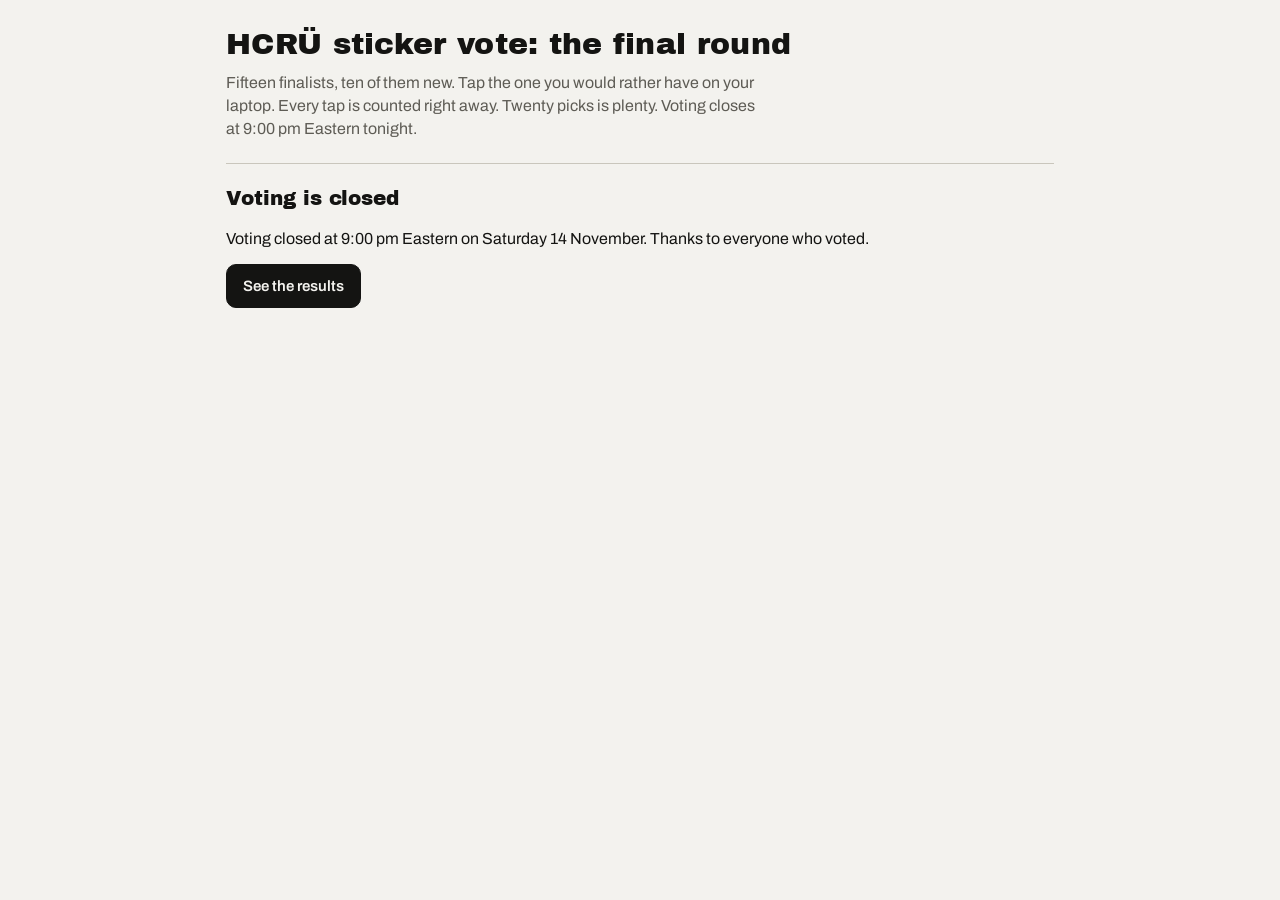
<file: index.html>
<!DOCTYPE html>
<html lang="en">
<head>
<meta charset="utf-8">
<meta name="viewport" content="width=device-width, initial-scale=1">
<meta name="robots" content="noindex">
<title>HCRÜ Sticker Vote</title>
<meta property="og:title" content="HCRÜ sticker vote: the final round">
<meta property="og:description" content="Pick between two stickers at a time. Twenty taps.">
<meta property="og:type" content="website">
<meta property="og:url" content="https://natefineman.github.io/hcru-vote/">
<meta property="og:image" content="https://natefineman.github.io/hcru-vote/og.png">
<meta property="og:image:width" content="1200">
<meta property="og:image:height" content="630">
<meta name="twitter:card" content="summary_large_image">
<link rel="preconnect" href="https://fonts.googleapis.com">
<link rel="stylesheet" href="https://fonts.googleapis.com/css2?family=Archivo:wght@400;600&family=Archivo+Black&display=swap">
<link rel="stylesheet" href="style.css">
</head>
<body>
<main>
  <header class="stack-s">
    <h1>HCRÜ sticker vote: the final round</h1>
    <p class="lede">Fifteen finalists, ten of them new. Tap the one you would rather have on your laptop. Every tap is counted right away. Twenty picks is plenty. Voting closes at 9:00 pm Eastern tonight.</p>
  </header>

  <section id="voting" aria-label="Pick one" class="stack-m">
    <div class="pair">
      <button class="pick" id="left" type="button" aria-label="Pick the first sticker"><img id="leftImg" alt="First sticker option" width="880" height="340"></button>
      <button class="pick" id="right" type="button" aria-label="Pick the second sticker"><img id="rightImg" alt="Second sticker option" width="880" height="340"></button>
    </div>
    <div class="row">
      <span class="status" id="status" role="status">0 picks counted</span>
      <span class="btns"><button class="btn" id="skip" type="button">Skip this pair</button></span>
    </div>
  </section>

  <section id="closed" class="panel" hidden>
    <h2>Voting is closed</h2>
    <p>Voting closed at 9:00 pm Eastern on Saturday 14 November. Thanks to everyone who voted.</p>
    <p><a class="btn solid" href="results.html" style="display:inline-flex;align-items:center;text-decoration:none">See the results</a></p>
  </section>

  <section id="finished" class="panel" hidden>
    <h2>You have seen every pair</h2>
    <p>That is all of them. Thanks for voting.</p>
  </section>
</main>

<script>
(function(){
  var N=15, L='abcdefghijklmno', MAXV=105, GOAL=20;
  var LS='hcru-final-votes', LSID='hcru-voter', LSQ='hcru-final-queue';
  var ENDPOINT='https://docs.google.com/forms/d/e/1FAIpQLSdTnBgprXWNUp-s9Yi7QIIKC1S9fPhsV7ejbYg88wh_Ab8Tkg/formResponse', FIELD='entry.181190500';
  var $=function(id){return document.getElementById(id)};
  var src=function(i){return 'final/f'+(i+1)+'.png'};
  /* Voting closes at 9:00 pm Eastern on 14 Nov 2026, which is 02:00 UTC on the 15th. */
  var CLOSE=Date.UTC(2026,10,15,2,0,0);
  function closed(){return Date.now()>=CLOSE}
  function shut(){cur=null;queue=[];set(LSQ,'[]');$('voting').hidden=true;$('finished').hidden=true;$('closed').hidden=false}
  var votes='', seen={}, counts=[], skipped={}, cur=null, queue=[], sending=false, vid='', session=0;

  function get(k){try{return localStorage.getItem(k)}catch(e){return null}}
  function set(k,v){try{localStorage.setItem(k,v)}catch(e){}}
  function pkey(a,b){return a<b?a*N+b:b*N+a}
  function valid(str){
    if(typeof str!=='string'||str.length%2||str.length>MAXV*2||!/^[a-o]*$/.test(str))return false;
    for(var i=0;i<str.length;i+=2){if(str[i]===str[i+1])return false}
    return true;
  }
  function applyVotes(str){
    votes=str;seen={};counts=[];for(var i=0;i<N;i++)counts.push(0);
    for(i=0;i+1<str.length;i+=2){var a=L.indexOf(str[i]),b=L.indexOf(str[i+1]);seen[pkey(a,b)]=1;counts[a]++;counts[b]++}
  }
  /* Show the stickers this person has seen least, so new designs get covered first. */
  function nextPair(){
    var best=[],min=Infinity;
    for(var a=0;a<N;a++)for(var b=a+1;b<N;b++){
      var k=pkey(a,b);if(seen[k]||skipped[k])continue;
      var s=counts[a]+counts[b];
      if(s<min){min=s;best=[[a,b]]}else if(s===min){best.push([a,b])}
    }
    if(!best.length)return null;
    var p=best[Math.floor(Math.random()*best.length)];
    return Math.random()<.5?p:[p[1],p[0]];
  }
  function statusText(){
    var n=votes.length/2,t=n+(n===1?' pick counted':' picks counted');
    if(session>=GOAL)t+='. That is plenty, thanks. Keep going if you like.';
    $('status').textContent=t;
  }
  function show(){
    cur=nextPair();
    if(!cur){$('voting').hidden=true;$('finished').hidden=false;return}
    $('leftImg').src=src(cur[0]);$('rightImg').src=src(cur[1]);
  }

  /* Each tap is posted on its own. Anything that fails to send stays queued and is retried. */
  function flush(){
    if(sending||!queue.length||closed())return;
    sending=true;
    var body=new URLSearchParams();body.append(FIELD,queue[0]);
    fetch(ENDPOINT,{method:'POST',mode:'no-cors',body:body}).then(function(){
      queue.shift();set(LSQ,JSON.stringify(queue));sending=false;flush();
    },function(){sending=false;setTimeout(flush,5000)});
  }
  function vote(w,l){
    if(closed()){shut();return}
    if(votes.length/2>=MAXV||seen[pkey(w,l)])return;
    applyVotes(votes+L[w]+L[l]);set(LS,votes);session++;
    queue.push('f:'+vid+':'+L[w]+'>'+L[l]);set(LSQ,JSON.stringify(queue));
    statusText();flush();show();
  }

  $('left').addEventListener('click',function(){if(cur)vote(cur[0],cur[1])});
  $('right').addEventListener('click',function(){if(cur)vote(cur[1],cur[0])});
  $('skip').addEventListener('click',function(){if(cur){skipped[pkey(cur[0],cur[1])]=1;show()}});
  window.addEventListener('online',flush);

  vid=get(LSID)||'';
  if(!/^[a-z0-9]{8}$/.test(vid)){var A='abcdefghijklmnopqrstuvwxyz0123456789';vid='';for(var i=0;i<8;i++)vid+=A[Math.floor(Math.random()*36)];set(LSID,vid)}
  var saved=get(LS)||'';
  applyVotes(valid(saved)?saved:'');
  try{var q=JSON.parse(get(LSQ)||'[]');if(Array.isArray(q))queue=q.filter(function(x){return typeof x==='string'&&/^f:[a-z0-9]{8}:[a-o]>[a-o]$/.test(x)})}catch(e){}
  statusText();
  if(closed())shut();else{show();flush();var watch=setInterval(function(){if(closed()){clearInterval(watch);shut()}},15000)}
})();
</script>
</body>
</html>
</file>
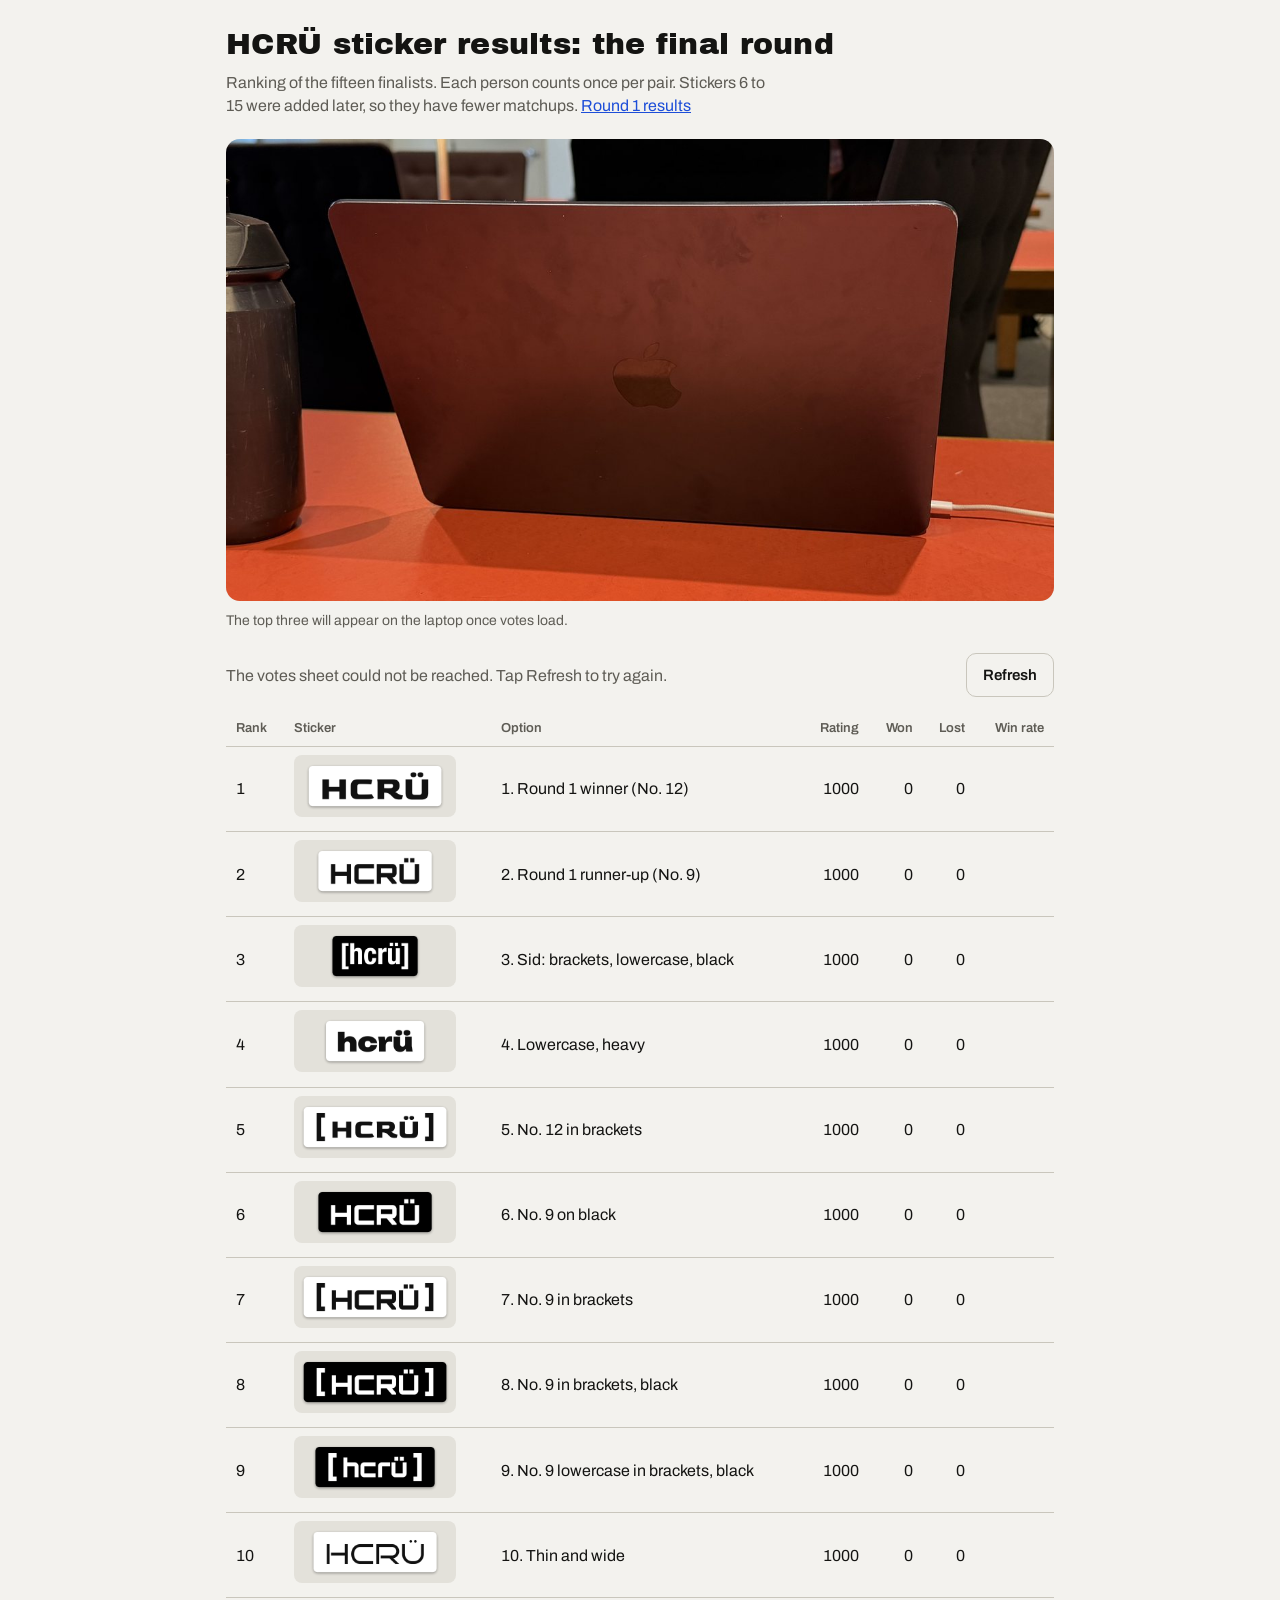
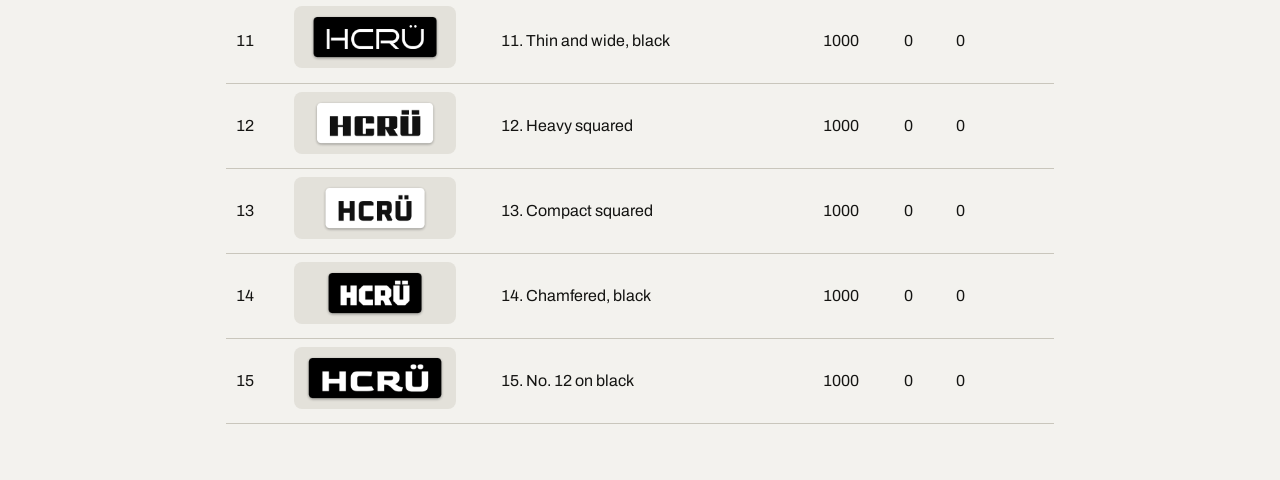
<file: results.html>
<!DOCTYPE html>
<html lang="en">
<head>
<meta charset="utf-8">
<meta name="viewport" content="width=device-width, initial-scale=1">
<meta name="robots" content="noindex">
<title>HCRÜ Sticker Results</title>
<link rel="preconnect" href="https://fonts.googleapis.com">
<link rel="stylesheet" href="https://fonts.googleapis.com/css2?family=Archivo:wght@400;600&family=Archivo+Black&display=swap">
<link rel="stylesheet" href="style.css">
<style>
/* The laptop picture with the top three stickers drawn on its lid. It is one canvas, so it scales like an image. */
.lid{display:block;width:100%;height:auto;border-radius:14px;background:var(--card)}
.sealed{background:var(--card);border-radius:14px;padding:18px 16px}
a.btn{display:inline-flex;align-items:center;text-decoration:none}
</style>
</head>
<body>
<main>
  <header class="stack-s">
    <h1>HCRÜ sticker results: the final round</h1>
    <p class="lede">Ranking of the fifteen finalists. Each person counts once per pair. Stickers 6 to 15 were added later, so they have fewer matchups. <a href="round1.html">Round 1 results</a></p>
  </header>

  <section class="stack-s sealed" id="sealed" hidden>
    <h2>Results unlock at 9:00 pm Eastern tonight</h2>
    <p>The order is sealed until voting closes, so nobody votes with the leader in mind. <span id="sealedLeft"></span></p>
    <p><a class="btn solid" href="./">Vote now</a></p>
  </section>

  <section class="stack-s" aria-label="Current top three on a laptop">
    <canvas class="lid" id="lid" width="1220" height="680" role="img" aria-label="Back of a dark laptop on a red table"></canvas>
    <p class="note" id="lidNote"></p>
  </section>

  <section class="stack-m">
    <div class="row">
      <p id="summary" class="status" role="status">Loading votes…</p>
      <button class="btn" id="refresh" type="button">Refresh</button>
    </div>
    <div class="tablewrap" id="tablewrap">
      <table>
        <thead><tr><th>Rank</th><th>Sticker</th><th>Option</th><th class="num">Rating</th><th class="num">Won</th><th class="num">Lost</th><th class="num">Win rate</th></tr></thead>
        <tbody id="body"></tbody>
      </table>
    </div>
  </section>
</main>

<script>
(function(){
  var N=15, L='abcdefghijklmno';
  var NAMES=['1. Round 1 winner (No. 12)','2. Round 1 runner-up (No. 9)','3. Sid: brackets, lowercase, black','4. Lowercase, heavy','5. No. 12 in brackets','6. No. 9 on black','7. No. 9 in brackets','8. No. 9 in brackets, black','9. No. 9 lowercase in brackets, black','10. Thin and wide','11. Thin and wide, black','12. Heavy squared','13. Compact squared','14. Chamfered, black','15. No. 12 on black'];
  /* The ranking stays hidden until the vote closes: 9:00 pm Eastern on 14 Nov 2026, which is 02:00 UTC on the 15th. */
  var REVEAL=Date.UTC(2026,10,15,2,0,0);
  function sealed(){return Date.now()<REVEAL}
  var SHEET='11CRZsgi-4AOgsLqMVMHACN01LFR98q4lLzRpPHoyaM0';
  var $=function(id){return document.getElementById(id)};
  var src=function(i){return 'final/f'+(i+1)+'.png'};

  function rng(seed){return function(){seed|=0;seed=seed+0x6D2B79F5|0;var t=Math.imul(seed^seed>>>15,1|seed);t=t+Math.imul(t^t>>>7,61|t)^t;return((t^t>>>14)>>>0)/4294967296}}
  function ratings(games){
    /* Elo, K=24, averaged over 40 shuffled orders so the result does not depend on vote order */
    var P=40,sum=[],i,p,r,rand=rng(20261114);
    for(i=0;i<N;i++)sum.push(0);
    for(p=0;p<P;p++){
      var g=games.slice();
      for(i=g.length-1;i>0;i--){var j=Math.floor(rand()*(i+1)),t=g[i];g[i]=g[j];g[j]=t}
      r=[];for(i=0;i<N;i++)r.push(1000);
      g.forEach(function(m){var e=1/(1+Math.pow(10,(r[m[1]]-r[m[0]])/400)),d=24*(1-e);r[m[0]]+=d;r[m[1]]-=d});
      for(i=0;i<N;i++)sum[i]+=r[i];
    }
    return sum.map(function(x){return x/P});
  }
  /* Top three on the laptop photo. Nothing here is drawn by hand or by a model: each sticker file is laid on the
     lid with a fixed perspective mapping, so the same ranking always gives the same picture. It is drawn on a
     canvas, a small grid of triangles per sticker, because browsers disagree about CSS perspective transforms.
     LID maps lid millimetres (304 x 215, origin at the lid's top left) to pixels in laptop.jpg (1220 x 680).
     It comes from the lid's four corners in the photo: (152,94.4) (1077.6,97.6) (1034.4,584) (292,529.6).
     BOX is each sticker's body inside its 880 x 340 file: [left, top, width, height]. */
  var LID=[2.5768208,0.97587498,152,-0.031853608,2.6131161,94.4,-0.00043422054,0.001112028,1];
  var BOX=[[51,53,778,235],[108,53,664,235],[190,53,500,235],[152,53,576,235],[22,53,836,235],[108,53,664,235],[22,53,836,235],[22,53,836,235],[90,53,700,235],[79,53,722,235],[79,53,722,235],[100,53,680,235],[150,53,580,235],[167,53,546,235],[51,53,778,235]];
  var STICKER_MM=27, PLACES=['1st, top left','2nd, top right','3rd, bottom left'];
  var lidPhoto=new Image(), lidImgs={}, lidTop=null, lidLayer=document.createElement('canvas');
  lidLayer.width=1220;lidLayer.height=680;
  function lidPoint(x,y){var w=LID[6]*x+LID[7]*y+1;return [(LID[0]*x+LID[1]*y+LID[2])/w,(LID[3]*x+LID[4]*y+LID[5])/w]}
  /* Draw the triangle a,b,c of the sticker file onto the triangle A,B,C of the photo. */
  function lidTri(g,img,a,b,c,A,B,C){
    var d=(b[0]-a[0])*(c[1]-a[1])-(c[0]-a[0])*(b[1]-a[1]);
    var m11=((B[0]-A[0])*(c[1]-a[1])-(C[0]-A[0])*(b[1]-a[1]))/d, m21=((C[0]-A[0])*(b[0]-a[0])-(B[0]-A[0])*(c[0]-a[0]))/d;
    var m12=((B[1]-A[1])*(c[1]-a[1])-(C[1]-A[1])*(b[1]-a[1]))/d, m22=((C[1]-A[1])*(b[0]-a[0])-(B[1]-A[1])*(c[0]-a[0]))/d;
    var cx=(A[0]+B[0]+C[0])/3, cy=(A[1]+B[1]+C[1])/3;
    function out(P){var dx=P[0]-cx,dy=P[1]-cy,n=Math.sqrt(dx*dx+dy*dy)||1;return [P[0]+dx/n,P[1]+dy/n]} /* 1px overlap hides seams */
    var p=out(A),q=out(B),r=out(C);
    g.save();g.beginPath();g.moveTo(p[0],p[1]);g.lineTo(q[0],q[1]);g.lineTo(r[0],r[1]);g.closePath();g.clip();
    g.setTransform(m11,m12,m21,m22,A[0]-m11*a[0]-m21*a[1],A[1]-m12*a[0]-m22*a[1]);g.drawImage(img,0,0);g.restore();
  }
  function lidSticker(g,s,slot){
    var img=lidImgs[s],b=BOX[s],k=STICKER_MM/b[3],x0=slot===1?282-b[2]*k:22,y0=slot===2?166:20,NX=10,NY=4,i,j;
    function src(u,v){return [b[0]+b[2]*u/NX,b[1]+b[3]*v/NY]}
    function dst(u,v){return lidPoint(x0+b[2]*k*u/NX,y0+STICKER_MM*v/NY)}
    for(j=0;j<NY;j++)for(i=0;i<NX;i++){
      lidTri(g,img,src(i,j),src(i+1,j),src(i,j+1),dst(i,j),dst(i+1,j),dst(i,j+1));
      lidTri(g,img,src(i+1,j+1),src(i,j+1),src(i+1,j),dst(i+1,j+1),dst(i,j+1),dst(i+1,j));
    }
  }
  function lidDraw(){
    var g=$('lid').getContext('2d'),h=lidLayer.getContext('2d'),i;
    g.setTransform(1,0,0,1,0,0);g.clearRect(0,0,1220,680);
    if(!lidPhoto.complete||!lidPhoto.naturalWidth)return;
    g.drawImage(lidPhoto,0,0,1220,680);
    if(!lidTop)return;
    h.setTransform(1,0,0,1,0,0);h.clearRect(0,0,1220,680);
    for(i=0;i<3;i++)if(lidImgs[lidTop[i]]&&lidImgs[lidTop[i]].complete&&lidImgs[lidTop[i]].naturalWidth)lidSticker(h,lidTop[i],i);
    /* dim the stickers a little so they sit in the room's light */
    h.setTransform(1,0,0,1,0,0);h.globalCompositeOperation='source-atop';h.fillStyle='rgba(40,22,16,.2)';h.fillRect(0,0,1220,680);h.globalCompositeOperation='source-over';
    g.drawImage(lidLayer,0,0);
  }
  function lid(top,ready){
    var parts=top.map(function(s,i){return PLACES[i]+': '+NAMES[s].replace(/^\d+\. /,'')}),hide=sealed();
    ready=ready&&!hide;lidTop=ready?top:null;
    if(ready)top.forEach(function(s){if(!lidImgs[s]){lidImgs[s]=new Image();lidImgs[s].onload=lidDraw;lidImgs[s].src=src(s)}});
    lidDraw();
    $('lidNote').textContent=ready?'Top three, at about 27 mm tall. '+parts.join('; ')+'.':hide?'The top three go on this laptop at 9:00 pm Eastern tonight.':'The top three will appear on the laptop once votes load.';
    $('lid').setAttribute('aria-label','Back of a dark laptop on a red table'+(ready?', with the top three stickers on its lid. '+parts.join('; ')+'.':'.'));
  }
  lidPhoto.onload=lidDraw;lidPhoto.src='laptop.jpg';
  function render(values){
    var taps={},games=[],won=[],lost=[],voters={},i,k;
    values.forEach(function(v){
      var m=/^f:([a-z0-9]{8}):([a-o])>([a-o])$/.exec(String(v||'').trim());
      if(!m||m[2]===m[3])return;
      var key=m[1]+':'+(m[2]<m[3]?m[2]+m[3]:m[3]+m[2]);
      if(!taps[key])taps[key]=[L.indexOf(m[2]),L.indexOf(m[3])];
    });
    for(i=0;i<N;i++){won.push(0);lost.push(0)}
    for(k in taps){games.push(taps[k]);won[taps[k][0]]++;lost[taps[k][1]]++;voters[k.slice(0,8)]=1}
    var nv=Object.keys(voters).length,r=ratings(games),order=[];
    for(i=0;i<N;i++)order.push(i);
    order.sort(function(a,b){return r[b]-r[a]||a-b});
    lid(order.slice(0,3),games.length>0);
    $('summary').textContent=games.length+(games.length===1?' pick':' picks')+' from '+nv+(nv===1?' person':' people')+'.';
    var body=$('body');body.textContent='';
    $('sealed').hidden=!sealed();$('tablewrap').hidden=sealed();
    if(sealed()){left();return}
    order.forEach(function(s,n){
      var tr=document.createElement('tr');
      function td(text,cls){var c=document.createElement('td');if(cls)c.className=cls;c.textContent=text;tr.appendChild(c);return c}
      td(String(n+1));
      var c=td(''),sp=document.createElement('span'),im=document.createElement('img');
      sp.className='thumb';im.src=src(s);im.alt=NAMES[s];im.width=150;im.height=58;sp.appendChild(im);c.appendChild(sp);
      td(NAMES[s]);td(String(Math.round(r[s])),'num');td(String(won[s]),'num');td(String(lost[s]),'num');
      var t=won[s]+lost[s];td(t?Math.round(100*won[s]/t)+'%':'',' num'.trim());
      body.appendChild(tr);
    });
  }

  function left(){
    var m=Math.ceil((REVEAL-Date.now())/60000),h=Math.floor(m/60);
    $('sealedLeft').textContent=m>0?'That is in '+(h?h+' h ':'')+(m%60)+' min.':'';
  }
  /* Keep the countdown fresh, and reveal on the minute without needing a reload. */
  if(sealed()){
    var tick=setInterval(function(){if(sealed())left();else{clearInterval(tick);load()}},15000);
  }

  /* The responses sheet is read through its public query endpoint, loaded as a script. */
  var pending=null,timer=null;
  window.hcruData=function(resp){
    clearTimeout(timer);
    if(!resp||resp.status!=='ok'||!resp.table){$('summary').textContent='The votes sheet could not be read. Check that it is still shared for viewing.';return}
    /* Column A is the time each pick reached the sheet, in the sheet's own clock (Eastern). Picks from 9:00 pm on are left out. */
    var CUT=Date.UTC(2026,10,14,21,0,0);
    render(resp.table.rows.map(function(row){
      var c=row&&row.c||[],t=/^Date\((\d+),(\d+),(\d+),(\d+),(\d+),(\d+)\)$/.exec(c[0]&&c[0].v||'');
      if(t&&Date.UTC(+t[1],+t[2],+t[3],+t[4],+t[5],+t[6])>=CUT)return '';
      return c[1]?c[1].v:'';
    }));
  };
  function load(){
    if(pending)pending.remove();
    $('summary').textContent='Loading votes…';
    clearTimeout(timer);
    timer=setTimeout(function(){$('summary').textContent='The votes are taking a while to load. Check your connection and tap Refresh.'},10000);
    pending=document.createElement('script');
    pending.src='https://docs.google.com/spreadsheets/d/'+SHEET+'/gviz/tq?tqx=out:json;responseHandler:hcruData&headers=1&tq='+encodeURIComponent('select A,B')+'&t='+Date.now();
    pending.onerror=function(){clearTimeout(timer);$('summary').textContent='The votes sheet could not be reached. Tap Refresh to try again.'};
    document.head.appendChild(pending);
  }
  $('refresh').addEventListener('click',load);
  render([]);load();
})();
</script>
</body>
</html>
</file>
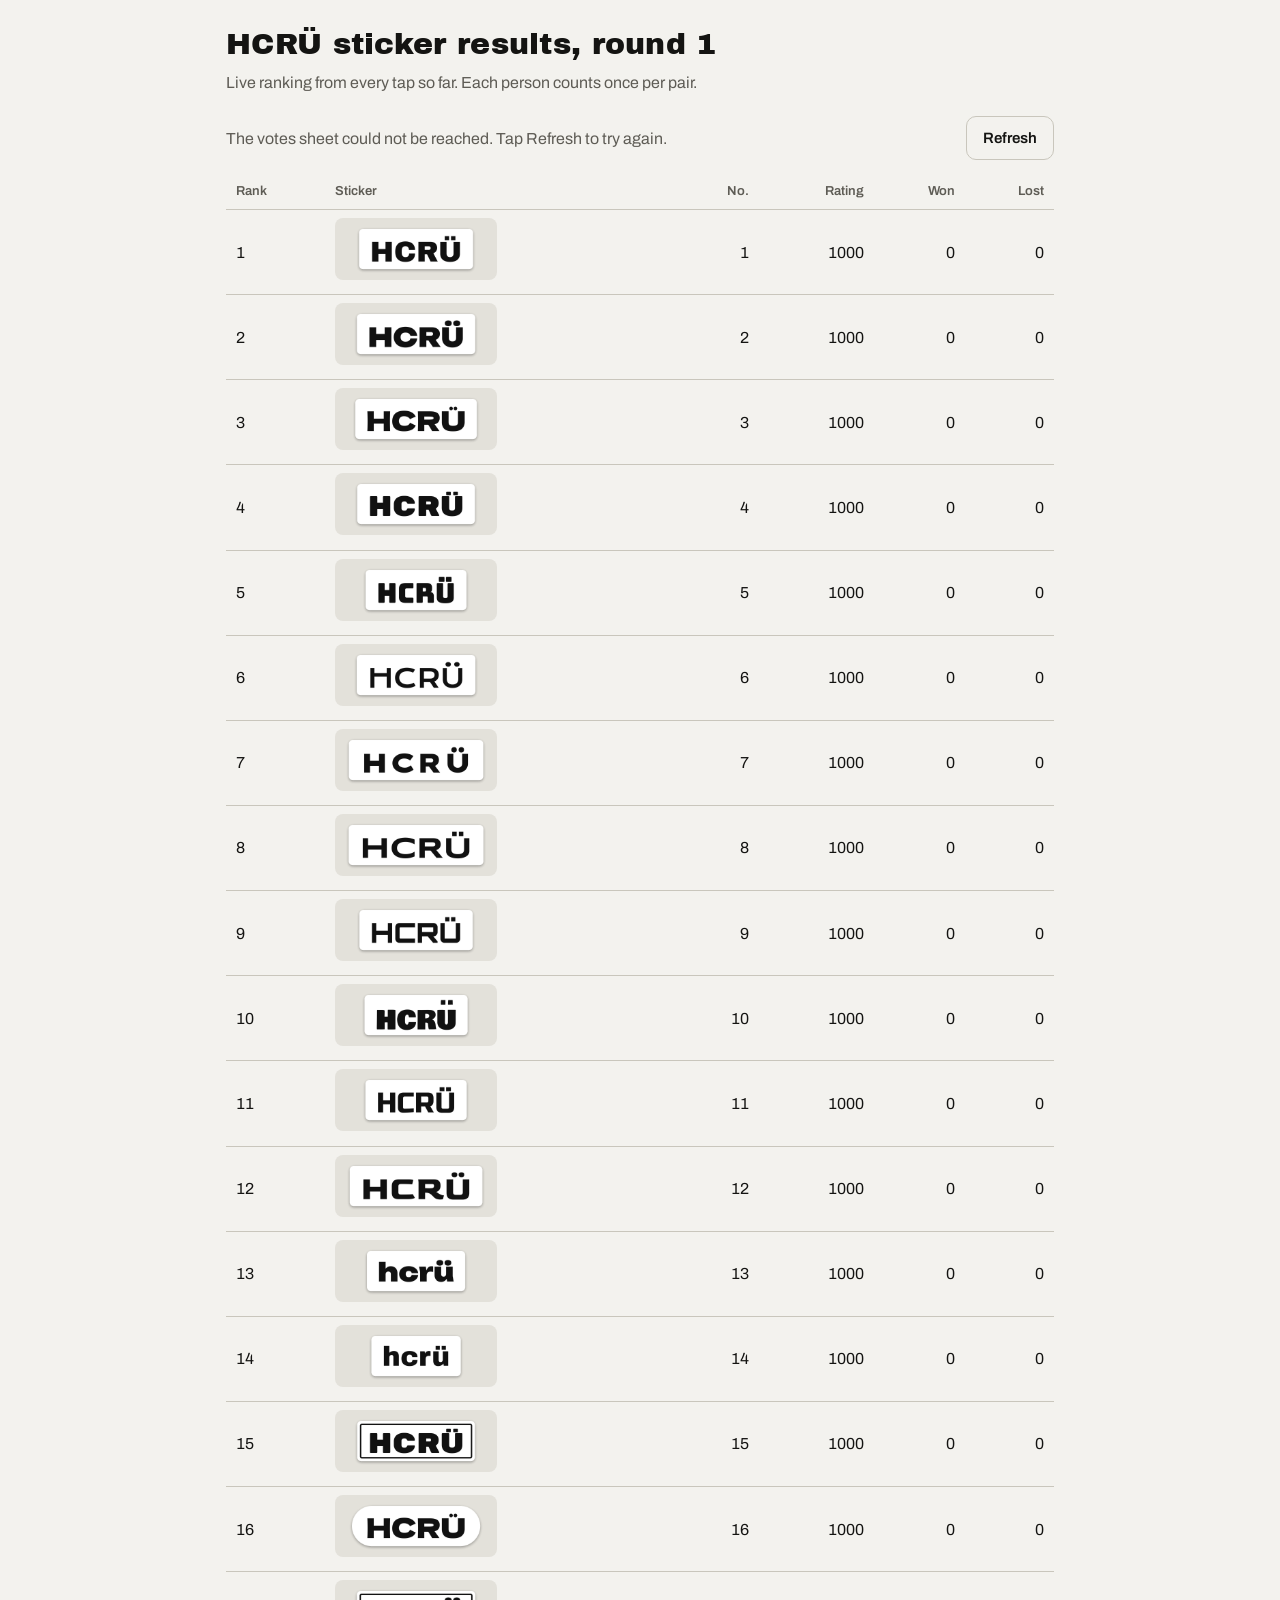
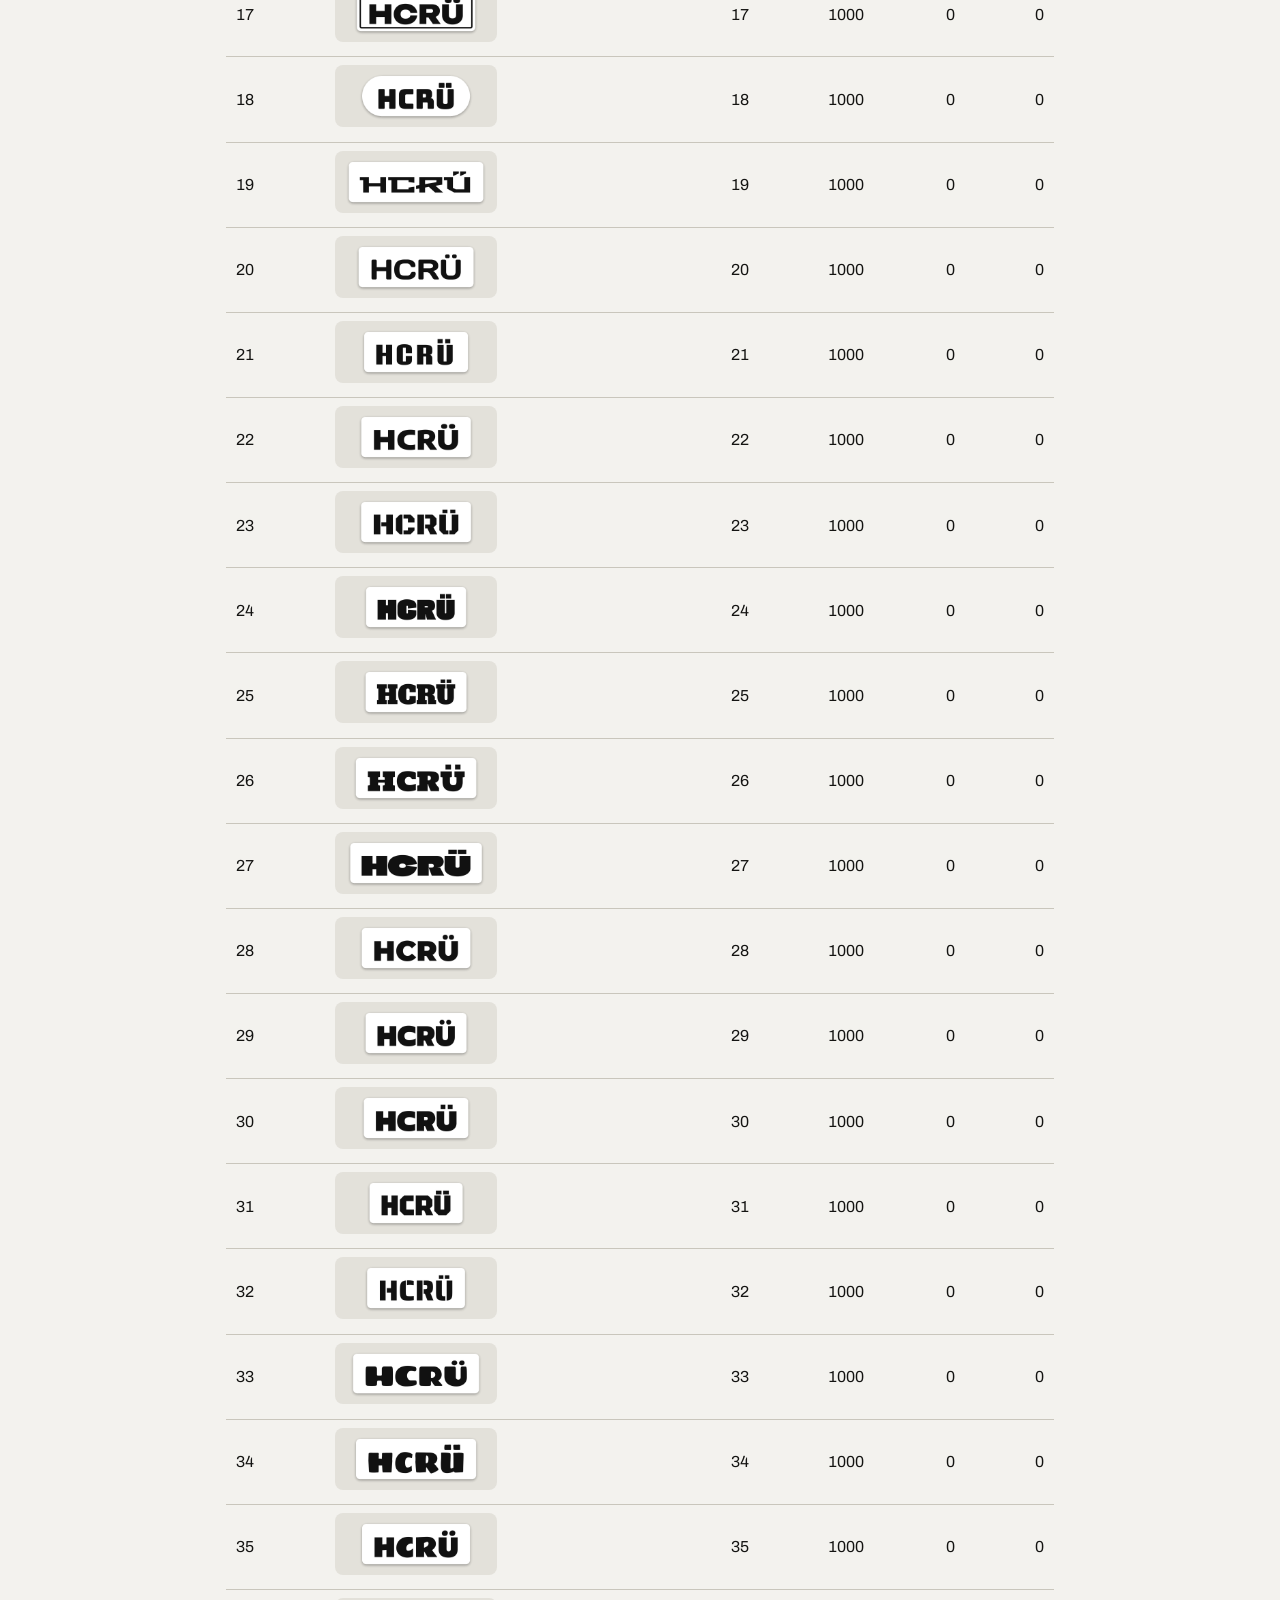
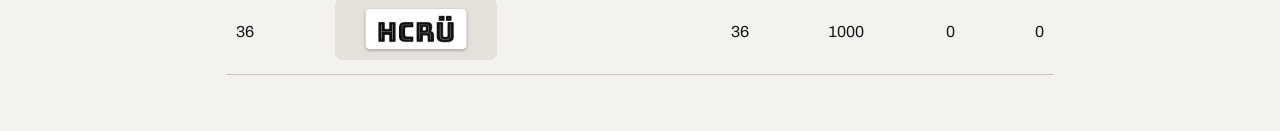
<file: round1.html>
<!DOCTYPE html>
<html lang="en">
<head>
<meta charset="utf-8">
<meta name="viewport" content="width=device-width, initial-scale=1">
<meta name="robots" content="noindex">
<title>HCRÜ Sticker Results, Round 1</title>
<link rel="preconnect" href="https://fonts.googleapis.com">
<link rel="stylesheet" href="https://fonts.googleapis.com/css2?family=Archivo:wght@400;600&family=Archivo+Black&display=swap">
<link rel="stylesheet" href="style.css">
</head>
<body>
<main>
  <header class="stack-s">
    <h1>HCRÜ sticker results, round 1</h1>
    <p class="lede">Live ranking from every tap so far. Each person counts once per pair.</p>
  </header>

  <section class="stack-m">
    <div class="row">
      <p id="summary" class="status" role="status">Loading votes…</p>
      <button class="btn" id="refresh" type="button">Refresh</button>
    </div>
    <div class="tablewrap">
      <table>
        <thead><tr><th>Rank</th><th>Sticker</th><th class="num">No.</th><th class="num">Rating</th><th class="num">Won</th><th class="num">Lost</th></tr></thead>
        <tbody id="body"></tbody>
      </table>
    </div>
  </section>
</main>

<script>
(function(){
  var N=36, L='abcdefghijklmnopqrstuvwxyz0123456789';
  var SHEET='11CRZsgi-4AOgsLqMVMHACN01LFR98q4lLzRpPHoyaM0';
  var $=function(id){return document.getElementById(id)};
  var src=function(i){return 'img/s'+(i<9?'0':'')+(i+1)+'.png'};

  function rng(seed){return function(){seed|=0;seed=seed+0x6D2B79F5|0;var t=Math.imul(seed^seed>>>15,1|seed);t=t+Math.imul(t^t>>>7,61|t)^t;return((t^t>>>14)>>>0)/4294967296}}
  function ratings(games){
    /* Elo, K=24, averaged over 40 shuffled orders so the result does not depend on vote order */
    var P=40,sum=[],i,p,r,rand=rng(20261112);
    for(i=0;i<N;i++)sum.push(0);
    for(p=0;p<P;p++){
      var g=games.slice();
      for(i=g.length-1;i>0;i--){var j=Math.floor(rand()*(i+1)),t=g[i];g[i]=g[j];g[j]=t}
      r=[];for(i=0;i<N;i++)r.push(1000);
      g.forEach(function(m){var e=1/(1+Math.pow(10,(r[m[1]]-r[m[0]])/400)),d=24*(1-e);r[m[0]]+=d;r[m[1]]-=d});
      for(i=0;i<N;i++)sum[i]+=r[i];
    }
    return sum.map(function(x){return x/P});
  }
  function render(values){
    var taps={},games=[],won=[],lost=[],voters={},i,k;
    values.forEach(function(v){
      var m=/^([a-z0-9]{8}):([a-z0-9])>([a-z0-9])$/.exec(String(v||'').trim());
      if(!m||m[2]===m[3])return;
      var key=m[1]+':'+(m[2]<m[3]?m[2]+m[3]:m[3]+m[2]);
      if(!taps[key])taps[key]=[L.indexOf(m[2]),L.indexOf(m[3])];
    });
    for(i=0;i<N;i++){won.push(0);lost.push(0)}
    for(k in taps){games.push(taps[k]);won[taps[k][0]]++;lost[taps[k][1]]++;voters[k.slice(0,8)]=1}
    var nv=Object.keys(voters).length,r=ratings(games),order=[];
    for(i=0;i<N;i++)order.push(i);
    order.sort(function(a,b){return r[b]-r[a]||a-b});
    $('summary').textContent=games.length+(games.length===1?' vote':' votes')+' from '+nv+(nv===1?' person':' people')+(games.length<400?'. Rankings are rough until there are several hundred votes.':'.');
    var body=$('body');body.textContent='';
    order.forEach(function(s,n){
      var tr=document.createElement('tr');
      function td(text,cls){var c=document.createElement('td');if(cls)c.className=cls;c.textContent=text;tr.appendChild(c);return c}
      td(String(n+1));
      var c=td(''),sp=document.createElement('span'),im=document.createElement('img');
      sp.className='thumb';im.src=src(s);im.alt='Sticker '+(s+1);im.width=150;im.height=58;im.loading='lazy';sp.appendChild(im);c.appendChild(sp);
      td(String(s+1),'num');td(String(Math.round(r[s])),'num');td(String(won[s]),'num');td(String(lost[s]),'num');
      body.appendChild(tr);
    });
  }

  /* The responses sheet is read through its public query endpoint, loaded as a script. */
  var pending=null,timer=null;
  window.hcruData=function(resp){
    clearTimeout(timer);
    if(!resp||resp.status!=='ok'||!resp.table){$('summary').textContent='The votes sheet could not be read. Check that it is still shared for viewing.';return}
    render(resp.table.rows.map(function(row){return row&&row.c&&row.c[0]?row.c[0].v:''}));
  };
  function load(){
    if(pending)pending.remove();
    $('summary').textContent='Loading votes…';
    clearTimeout(timer);
    timer=setTimeout(function(){$('summary').textContent='The votes are taking a while to load. Check your connection and tap Refresh.'},10000);
    pending=document.createElement('script');
    pending.src='https://docs.google.com/spreadsheets/d/'+SHEET+'/gviz/tq?tqx=out:json;responseHandler:hcruData&headers=1&tq='+encodeURIComponent('select B')+'&t='+Date.now();
    pending.onerror=function(){clearTimeout(timer);$('summary').textContent='The votes sheet could not be reached. Tap Refresh to try again.'};
    document.head.appendChild(pending);
  }
  $('refresh').addEventListener('click',load);
  render([]);load();
})();
</script>
</body>
</html>
</file>
<file: style.css>
/* Layout: one narrow column. Two big tap targets, a quiet status row, results table on its own page. */
:root{
  --bg:#F3F2EE; --card:#E3E1DA; --card-hover:#D6D3CA; --ink:#141412; --muted:#5E5C55; --line:#C9C6BC; --accent:#1D4ED8;
  --display:'Archivo Black','Arial Black',Impact,sans-serif;
  --body:Archivo,'Helvetica Neue',Arial,sans-serif;
  color-scheme:light;
}
@media (prefers-color-scheme: dark){
  :root{
    --bg:#161614; --card:#2B2A27; --card-hover:#3A3935; --ink:#F1EFE8; --muted:#A8A59B; --line:#45433E; --accent:#8FB0FF;
    color-scheme:dark;
  }
}
*{box-sizing:border-box}
html,body{margin:0}
body{background:var(--bg);color:var(--ink);font-family:var(--body);font-size:16px;line-height:1.45}
main{max-width:860px;margin:0 auto;padding:28px 16px 56px;display:flex;flex-direction:column;gap:22px}
h1{font-family:var(--display);font-weight:400;font-size:30px;line-height:1.1;margin:0;letter-spacing:.01em;text-wrap:balance}
h2{font-family:var(--display);font-weight:400;font-size:20px;margin:0}
p{margin:0}
a{color:var(--accent)}
.stack-s{display:flex;flex-direction:column;gap:10px}
.stack-m{display:flex;flex-direction:column;gap:14px}
.lede{color:var(--muted);max-width:60ch}
.pair{display:grid;grid-template-columns:repeat(2,minmax(0,1fr));gap:14px}
@media (max-width:620px){.pair{grid-template-columns:minmax(0,1fr)}}
.pick{appearance:none;border:2px solid transparent;background:var(--card);border-radius:14px;padding:18px 10px;cursor:pointer;display:flex;align-items:center;justify-content:center;min-height:150px;transition:background .12s}
.pick:hover{background:var(--card-hover)}
.pick:focus-visible{outline:3px solid var(--accent);outline-offset:2px}
.pick:active{border-color:var(--ink)}
.pick img{display:block;max-width:100%;height:auto;width:440px;pointer-events:none}
@media (prefers-reduced-motion: reduce){.pick{transition:none}}
.row{display:flex;flex-wrap:wrap;align-items:center;gap:10px 16px;justify-content:space-between}
.btns{display:flex;gap:10px;flex-wrap:wrap;align-items:center}
.status{color:var(--muted);font-variant-numeric:tabular-nums}
.btn{appearance:none;font:600 15px var(--body);color:var(--ink);background:transparent;border:1.5px solid var(--line);border-radius:10px;padding:11px 16px;min-height:44px;cursor:pointer}
.btn:hover{border-color:var(--ink)}
.btn:focus-visible{outline:3px solid var(--accent);outline-offset:2px}
.btn.solid{background:var(--ink);color:var(--bg);border-color:var(--ink)}
.panel{border-top:1.5px solid var(--line);padding-top:20px;display:flex;flex-direction:column;gap:14px}
.code{font:600 15px ui-monospace,SFMono-Regular,Menlo,monospace;background:var(--card);border-radius:10px;padding:12px 14px;overflow-wrap:anywhere;user-select:all;-webkit-user-select:all}
.note{color:var(--muted);font-size:14px}
.tablewrap{overflow-x:auto}
table{border-collapse:collapse;width:100%;font-variant-numeric:tabular-nums}
th,td{text-align:left;padding:8px 10px;border-bottom:1px solid var(--line);vertical-align:middle}
th{font-weight:600;font-size:13px;color:var(--muted)}
td.num,th.num{text-align:right}
td .thumb{background:var(--card);border-radius:8px;padding:2px 6px;display:inline-block}
td .thumb img{display:block;width:150px;height:auto}
textarea{width:100%;min-height:110px;font:15px ui-monospace,SFMono-Regular,Menlo,monospace;color:var(--ink);background:var(--bg);border:1.5px solid var(--line);border-radius:10px;padding:10px}
textarea:focus-visible{outline:3px solid var(--accent);outline-offset:1px}
label{font-weight:600}
[hidden]{display:none !important}
</file>
